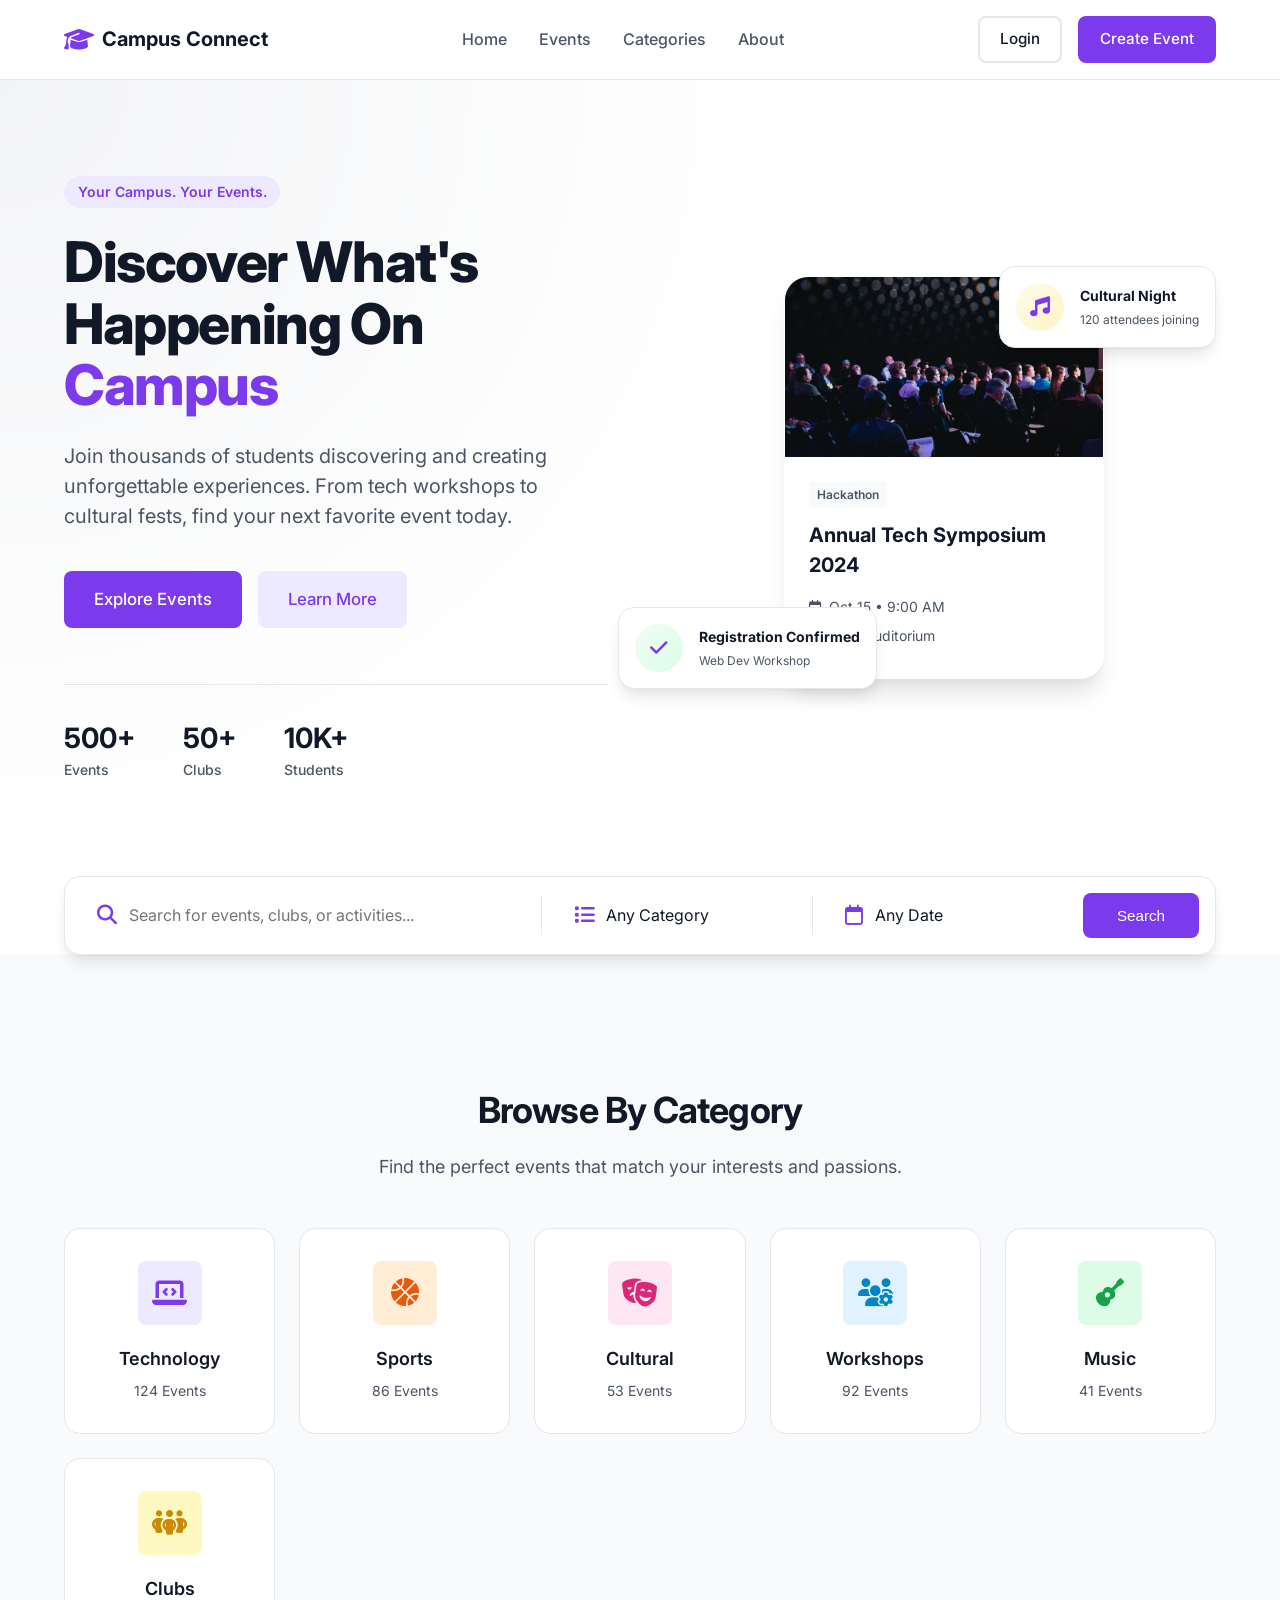
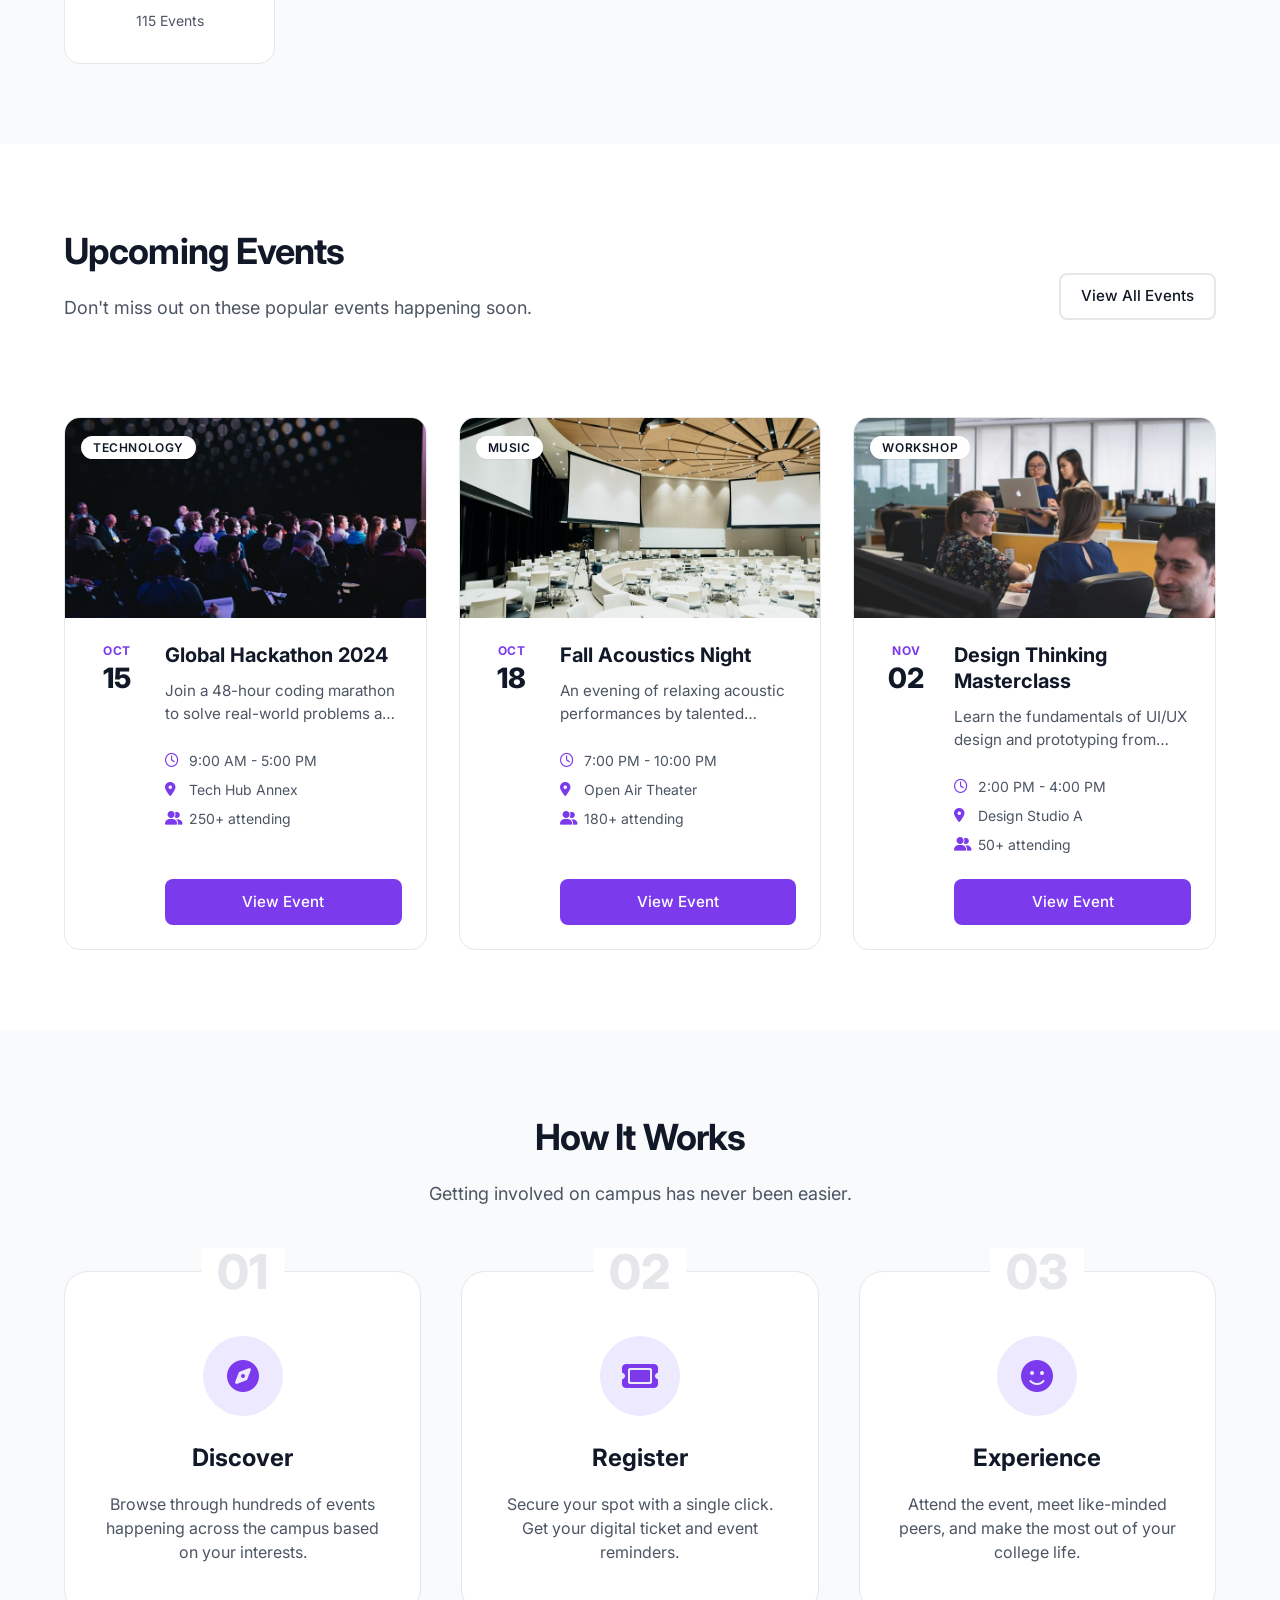
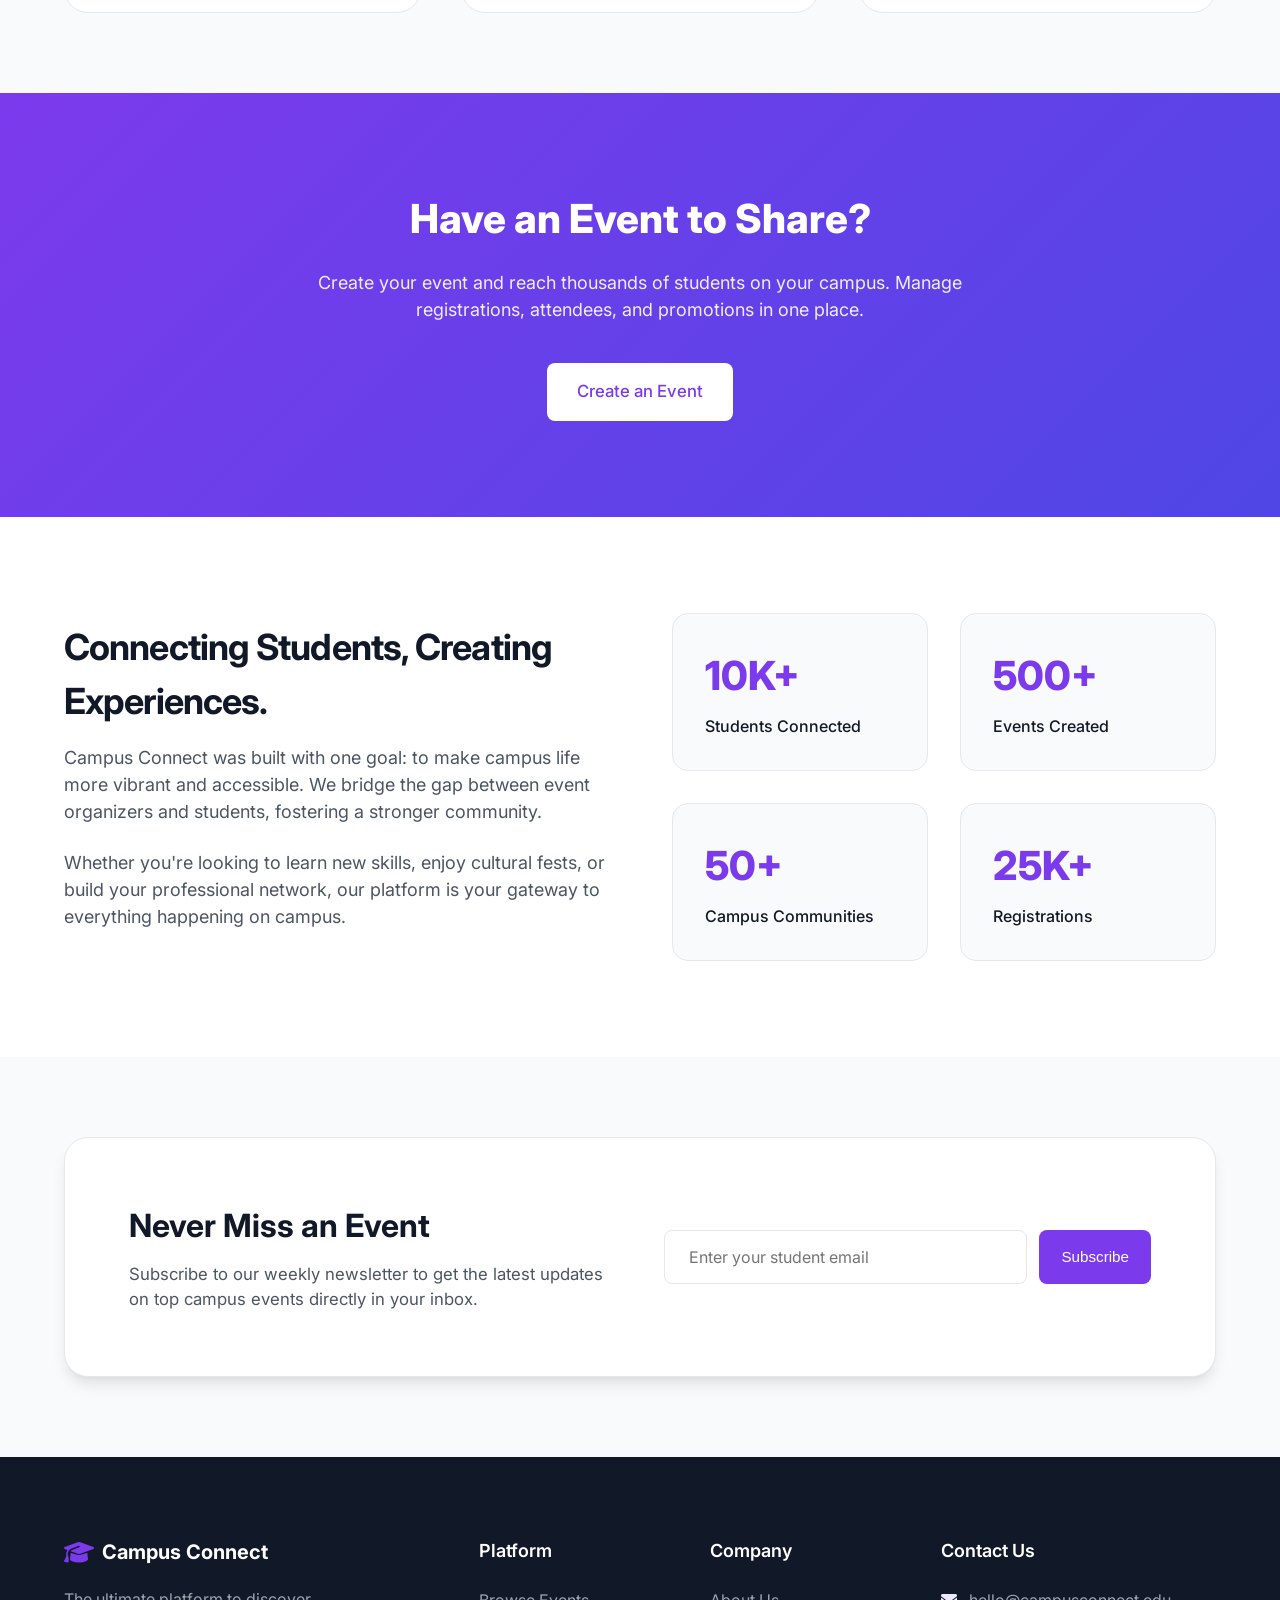
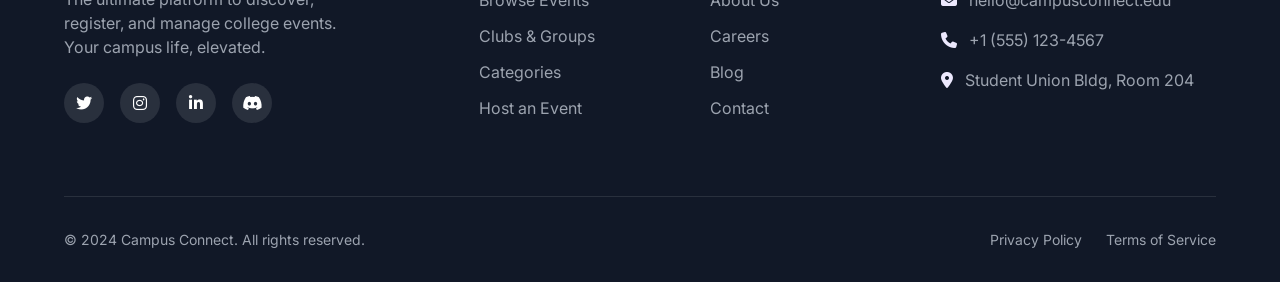
<file: index.html>
<!DOCTYPE html>
<html lang="en">
<head>
    <meta charset="UTF-8">
    <meta name="viewport" content="width=device-width, initial-scale=1.0">
    <title>Campus Connect | Discover College Events</title>
    <!-- Google Fonts: Inter -->
    <link rel="preconnect" href="https://fonts.googleapis.com">
    <link rel="preconnect" href="https://fonts.gstatic.com" crossorigin>
    <link href="https://fonts.googleapis.com/css2?family=Inter:wght@300;400;500;600;700;800&display=swap" rel="stylesheet">
    <!-- FontAwesome for Icons -->
    <link rel="stylesheet" href="https://cdnjs.cloudflare.com/ajax/libs/font-awesome/6.4.0/css/all.min.css">
    <!-- Stylesheet -->
    <link rel="stylesheet" href="style.css">
</head>
<body>

    <!-- 1. HEADER / NAVBAR -->
    <header class="navbar">
        <div class="container navbar-container">
            <a href="#" class="logo">
                <i class="fa-solid fa-graduation-cap"></i> Campus Connect
            </a>
            
            <nav class="nav-links">
                <a href="#home">Home</a>
                <a href="#events">Events</a>
                <a href="#categories">Categories</a>
                <a href="#about">About</a>
            </nav>

            <div class="nav-actions">
                <a href="login.html" class="btn btn-outline">Login</a>
                <a href="create-event.html" class="btn btn-primary">Create Event</a>
            </div>

            <button class="mobile-menu-btn">
                <i class="fa-solid fa-bars"></i>
            </button>
        </div>
    </header>

    <!-- 2. HERO SECTION -->
    <section id="home" class="hero">
        <div class="container hero-container">
            <div class="hero-content">
                <span class="badge">Your Campus. Your Events.</span>
                <h1 class="hero-title">
                    Discover What's Happening On <span class="highlight">Campus</span>
                </h1>
                <p class="hero-description">
                    Join thousands of students discovering and creating unforgettable experiences. From tech workshops to cultural fests, find your next favorite event today.
                </p>
                <div class="hero-buttons">
                    <a href="#events" class="btn btn-primary btn-large">Explore Events</a>
                    <a href="#about" class="btn btn-secondary btn-large">Learn More</a>
                </div>
                <div class="hero-stats">
                    <div class="stat-item">
                        <span class="stat-number">500+</span>
                        <span class="stat-label">Events</span>
                    </div>
                    <div class="stat-item">
                        <span class="stat-number">50+</span>
                        <span class="stat-label">Clubs</span>
                    </div>
                    <div class="stat-item">
                        <span class="stat-number">10K+</span>
                        <span class="stat-label">Students</span>
                    </div>
                </div>
            </div>
            
            <div class="hero-visuals">
                <!-- Abstract visual representation of a preview card with gradients instead of external image -->
                <div class="hero-card main-card">
                    <div class="card-image-placeholder">
                        <img src="event1.jpg" alt="Tech Symposium" class="cover-img">
                    </div>
                    <div class="card-content">
                        <span class="card-badge">Hackathon</span>
                        <h3>Annual Tech Symposium 2024</h3>
                        <p class="card-meta"><i class="fa-regular fa-calendar"></i> Oct 15 • 9:00 AM</p>
                        <p class="card-meta"><i class="fa-solid fa-location-dot"></i> Main Auditorium</p>
                    </div>
                </div>
                
                <div class="floating-card float-1">
                    <div class="float-icon gradient-2"><i class="fa-solid fa-music"></i></div>
                    <div class="float-text">
                        <strong>Cultural Night</strong>
                        <span>120 attendees joining</span>
                    </div>
                </div>

                <div class="floating-card float-2">
                    <div class="float-icon gradient-3"><i class="fa-solid fa-check"></i></div>
                    <div class="float-text">
                        <strong>Registration Confirmed</strong>
                        <span>Web Dev Workshop</span>
                    </div>
                </div>
            </div>
        </div>
    </section>

    <!-- 3. SEARCH SECTION -->
    <section class="search-section">
        <div class="container">
            <div class="search-panel">
                <div class="search-input-group">
                    <i class="fa-solid fa-magnifying-glass search-icon"></i>
                    <input type="text" placeholder="Search for events, clubs, or activities..." class="search-input">
                </div>
                <div class="search-divider"></div>
                <div class="search-select-group">
                    <i class="fa-solid fa-list select-icon"></i>
                    <select class="search-select">
                        <option value="">Any Category</option>
                        <option value="tech">Technology</option>
                        <option value="sports">Sports</option>
                        <option value="cultural">Cultural</option>
                    </select>
                </div>
                <div class="search-divider"></div>
                <div class="search-select-group">
                    <i class="fa-regular fa-calendar select-icon"></i>
                    <select class="search-select">
                        <option value="">Any Date</option>
                        <option value="today">Today</option>
                        <option value="tomorrow">Tomorrow</option>
                        <option value="weekend">This Weekend</option>
                    </select>
                </div>
                <button class="btn btn-primary search-btn">Search</button>
            </div>
        </div>
    </section>

    <!-- 4. CATEGORY SECTION -->
    <section id="categories" class="categories bg-light">
        <div class="container">
            <div class="section-header text-center">
                <h2 class="section-title">Browse By Category</h2>
                <p class="section-description">Find the perfect events that match your interests and passions.</p>
            </div>
            
            <div class="category-grid">
                <a href="#" class="category-card">
                    <div class="category-icon text-purple bg-purple-light">
                        <i class="fa-solid fa-laptop-code"></i>
                    </div>
                    <h3 class="category-name">Technology</h3>
                    <p class="category-count">124 Events</p>
                </a>
                
                <a href="#" class="category-card">
                    <div class="category-icon text-orange bg-orange-light">
                        <i class="fa-solid fa-basketball"></i>
                    </div>
                    <h3 class="category-name">Sports</h3>
                    <p class="category-count">86 Events</p>
                </a>
                
                <a href="#" class="category-card">
                    <div class="category-icon text-pink bg-pink-light">
                        <i class="fa-solid fa-masks-theater"></i>
                    </div>
                    <h3 class="category-name">Cultural</h3>
                    <p class="category-count">53 Events</p>
                </a>
                
                <a href="#" class="category-card">
                    <div class="category-icon text-blue bg-blue-light">
                        <i class="fa-solid fa-users-gear"></i>
                    </div>
                    <h3 class="category-name">Workshops</h3>
                    <p class="category-count">92 Events</p>
                </a>
                
                <a href="#" class="category-card">
                    <div class="category-icon text-green bg-green-light">
                        <i class="fa-solid fa-guitar"></i>
                    </div>
                    <h3 class="category-name">Music</h3>
                    <p class="category-count">41 Events</p>
                </a>
                
                <a href="#" class="category-card">
                    <div class="category-icon text-yellow bg-yellow-light">
                        <i class="fa-solid fa-people-group"></i>
                    </div>
                    <h3 class="category-name">Clubs</h3>
                    <p class="category-count">115 Events</p>
                </a>
            </div>
        </div>
    </section>

    <!-- 5. UPCOMING EVENTS -->
    <section id="events" class="events">
        <div class="container">
            <div class="section-header flex-between">
                <div>
                    <h2 class="section-title">Upcoming Events</h2>
                    <p class="section-description">Don't miss out on these popular events happening soon.</p>
                </div>
                <a href="#" class="btn btn-outline d-desktop">View All Events</a>
            </div>

            <div class="event-grid">
                <!-- Event 1 -->
                <div class="event-card">
                    <div class="event-image">
                        <img src="event1.jpg" alt="Global Hackathon 2024" class="cover-img">
                        <div class="event-badges">
                            <span class="badge-category bg-white">Technology</span>
                        </div>
                    </div>
                    <div class="event-details">
                        <div class="event-date">
                            <span class="date-month">OCT</span>
                            <span class="date-day">15</span>
                        </div>
                        <div class="event-info">
                            <h3 class="event-title">Global Hackathon 2024</h3>
                            <p class="event-excerpt">Join a 48-hour coding marathon to solve real-world problems and win amazing prizes.</p>
                            <div class="event-meta">
                                <span><i class="fa-regular fa-clock"></i> 9:00 AM - 5:00 PM</span>
                                <span><i class="fa-solid fa-location-dot"></i> Tech Hub Annex</span>
                                <span><i class="fa-solid fa-user-group"></i> 250+ attending</span>
                            </div>
                            <div class="event-actions">
                                <a href="#" class="btn btn-primary btn-full">View Event</a>
                            </div>
                        </div>
                    </div>
                </div>

                <!-- Event 2 -->
                <div class="event-card">
                    <div class="event-image">
                        <img src="event2.jpg" alt="Fall Acoustics Night" class="cover-img">
                        <div class="event-badges">
                            <span class="badge-category bg-white">Music</span>
                        </div>
                    </div>
                    <div class="event-details">
                        <div class="event-date">
                            <span class="date-month">OCT</span>
                            <span class="date-day">18</span>
                        </div>
                        <div class="event-info">
                            <h3 class="event-title">Fall Acoustics Night</h3>
                            <p class="event-excerpt">An evening of relaxing acoustic performances by talented student artists on campus.</p>
                            <div class="event-meta">
                                <span><i class="fa-regular fa-clock"></i> 7:00 PM - 10:00 PM</span>
                                <span><i class="fa-solid fa-location-dot"></i> Open Air Theater</span>
                                <span><i class="fa-solid fa-user-group"></i> 180+ attending</span>
                            </div>
                            <div class="event-actions">
                                <a href="#" class="btn btn-primary btn-full">View Event</a>
                            </div>
                        </div>
                    </div>
                </div>

                <!-- Event 3 -->
                <div class="event-card">
                    <div class="event-image">
                        <img src="event3.jpg" alt="Design Thinking Masterclass" class="cover-img">
                        <div class="event-badges">
                            <span class="badge-category bg-white">Workshop</span>
                        </div>
                    </div>
                    <div class="event-details">
                        <div class="event-date">
                            <span class="date-month">NOV</span>
                            <span class="date-day">02</span>
                        </div>
                        <div class="event-info">
                            <h3 class="event-title">Design Thinking Masterclass</h3>
                            <p class="event-excerpt">Learn the fundamentals of UI/UX design and prototyping from industry professionals.</p>
                            <div class="event-meta">
                                <span><i class="fa-regular fa-clock"></i> 2:00 PM - 4:00 PM</span>
                                <span><i class="fa-solid fa-location-dot"></i> Design Studio A</span>
                                <span><i class="fa-solid fa-user-group"></i> 50+ attending</span>
                            </div>
                            <div class="event-actions">
                                <a href="#" class="btn btn-primary btn-full">View Event</a>
                            </div>
                        </div>
                    </div>
                </div>
            </div>
            
            <div class="text-center mt-mobile">
                <a href="#" class="btn btn-outline d-mobile-inline">View All Events</a>
            </div>
        </div>
    </section>

    <!-- 6. HOW IT WORKS -->
    <section class="how-it-works bg-light">
        <div class="container">
            <div class="section-header text-center">
                <h2 class="section-title">How It Works</h2>
                <p class="section-description">Getting involved on campus has never been easier.</p>
            </div>

            <div class="steps-grid">
                <div class="step-card">
                    <div class="step-number">01</div>
                    <div class="step-icon">
                        <i class="fa-solid fa-compass"></i>
                    </div>
                    <h3 class="step-title">Discover</h3>
                    <p class="step-desc">Browse through hundreds of events happening across the campus based on your interests.</p>
                </div>

                <div class="step-card">
                    <div class="step-number">02</div>
                    <div class="step-icon">
                        <i class="fa-solid fa-ticket"></i>
                    </div>
                    <h3 class="step-title">Register</h3>
                    <p class="step-desc">Secure your spot with a single click. Get your digital ticket and event reminders.</p>
                </div>

                <div class="step-card">
                    <div class="step-number">03</div>
                    <div class="step-icon">
                        <i class="fa-solid fa-face-smile"></i>
                    </div>
                    <h3 class="step-title">Experience</h3>
                    <p class="step-desc">Attend the event, meet like-minded peers, and make the most out of your college life.</p>
                </div>
            </div>
        </div>
    </section>

    <!-- 7. ORGANIZER CTA -->
    <section class="cta-section">
        <div class="container">
            <div class="cta-content">
                <h2 class="cta-title">Have an Event to Share?</h2>
                <p class="cta-description">Create your event and reach thousands of students on your campus. Manage registrations, attendees, and promotions in one place.</p>
                <a href="create-event.html" class="btn btn-white btn-large">Create an Event</a>
            </div>
        </div>
    </section>

    <!-- 8. ABOUT SECTION -->
    <section id="about" class="about">
        <div class="container">
            <div class="about-grid">
                <div class="about-text">
                    <h2 class="section-title">Connecting Students, Creating Experiences.</h2>
                    <p class="about-description">Campus Connect was built with one goal: to make campus life more vibrant and accessible. We bridge the gap between event organizers and students, fostering a stronger community.</p>
                    <p class="about-description">Whether you're looking to learn new skills, enjoy cultural fests, or build your professional network, our platform is your gateway to everything happening on campus.</p>
                </div>
                <div class="about-stats-grid">
                    <div class="about-stat">
                        <h4 class="stat-h4">10K+</h4>
                        <p>Students Connected</p>
                    </div>
                    <div class="about-stat">
                        <h4 class="stat-h4">500+</h4>
                        <p>Events Created</p>
                    </div>
                    <div class="about-stat">
                        <h4 class="stat-h4">50+</h4>
                        <p>Campus Communities</p>
                    </div>
                    <div class="about-stat">
                        <h4 class="stat-h4">25K+</h4>
                        <p>Registrations</p>
                    </div>
                </div>
            </div>
        </div>
    </section>

    <!-- 9. NEWSLETTER -->
    <section class="newsletter bg-light">
        <div class="container">
            <div class="newsletter-box">
                <div class="newsletter-text">
                    <h2 class="newsletter-title">Never Miss an Event</h2>
                    <p class="newsletter-description">Subscribe to our weekly newsletter to get the latest updates on top campus events directly in your inbox.</p>
                </div>
                <form class="newsletter-form">
                    <input type="email" placeholder="Enter your student email" required class="newsletter-input">
                    <button type="submit" class="btn btn-primary">Subscribe</button>
                </form>
            </div>
        </div>
    </section>

    <!-- 10. FOOTER -->
    <footer class="footer">
        <div class="container">
            <div class="footer-grid">
                <div class="footer-brand">
                    <a href="#" class="logo footer-logo">
                        <i class="fa-solid fa-graduation-cap"></i> Campus Connect
                    </a>
                    <p class="footer-desc">The ultimate platform to discover, register, and manage college events. Your campus life, elevated.</p>
                    <div class="social-links">
                        <a href="#"><i class="fa-brands fa-twitter"></i></a>
                        <a href="#"><i class="fa-brands fa-instagram"></i></a>
                        <a href="#"><i class="fa-brands fa-linkedin-in"></i></a>
                        <a href="#"><i class="fa-brands fa-discord"></i></a>
                    </div>
                </div>
                
                <div class="footer-links">
                    <h4 class="footer-title">Platform</h4>
                    <ul>
                        <li><a href="#">Browse Events</a></li>
                        <li><a href="#">Clubs & Groups</a></li>
                        <li><a href="#">Categories</a></li>
                        <li><a href="#">Host an Event</a></li>
                    </ul>
                </div>
                
                <div class="footer-links">
                    <h4 class="footer-title">Company</h4>
                    <ul>
                        <li><a href="#">About Us</a></li>
                        <li><a href="#">Careers</a></li>
                        <li><a href="#">Blog</a></li>
                        <li><a href="#">Contact</a></li>
                    </ul>
                </div>

                <div class="footer-contact">
                    <h4 class="footer-title">Contact Us</h4>
                    <ul>
                        <li><i class="fa-solid fa-envelope"></i> hello@campusconnect.edu</li>
                        <li><i class="fa-solid fa-phone"></i> +1 (555) 123-4567</li>
                        <li><i class="fa-solid fa-location-dot"></i> Student Union Bldg, Room 204</li>
                    </ul>
                </div>
            </div>
            
            <div class="footer-bottom">
                <p>&copy; 2024 Campus Connect. All rights reserved.</p>
                <div class="footer-legal">
                    <a href="#">Privacy Policy</a>
                    <a href="#">Terms of Service</a>
                </div>
            </div>
        </div>
    </footer>

</body>
</html>
</file>
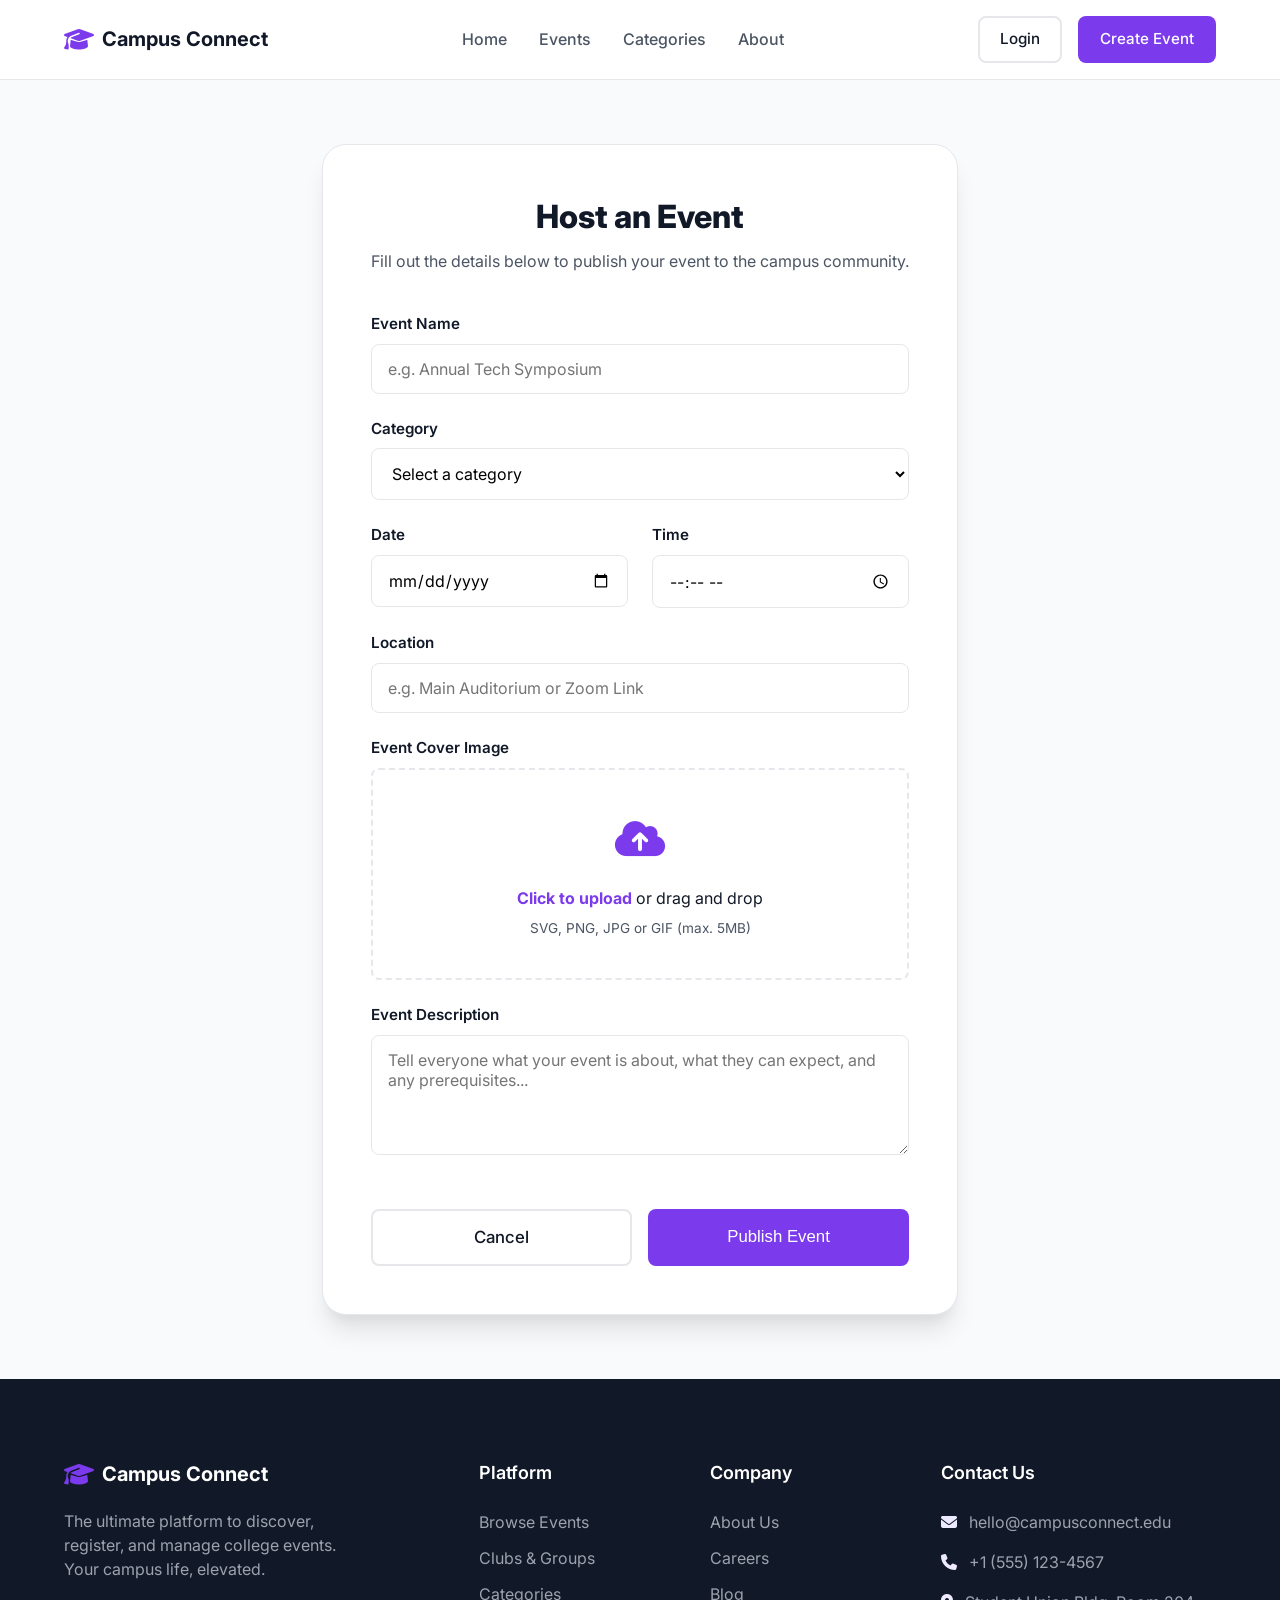
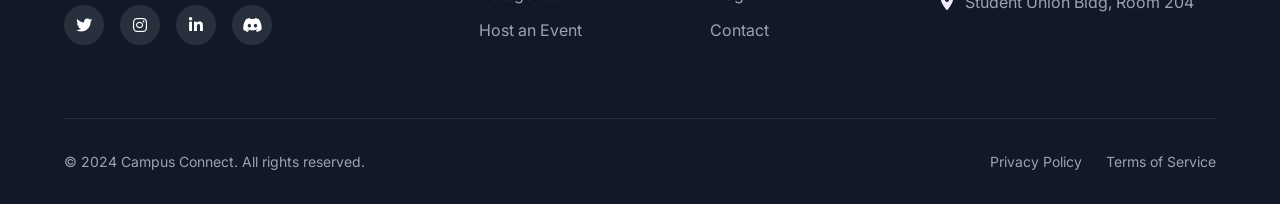
<file: create-event.html>
<!DOCTYPE html>
<html lang="en">
<head>
    <meta charset="UTF-8">
    <meta name="viewport" content="width=device-width, initial-scale=1.0">
    <title>Create Event | Campus Connect</title>
    <!-- Google Fonts: Inter -->
    <link rel="preconnect" href="https://fonts.googleapis.com">
    <link rel="preconnect" href="https://fonts.gstatic.com" crossorigin>
    <link href="https://fonts.googleapis.com/css2?family=Inter:wght@300;400;500;600;700;800&display=swap" rel="stylesheet">
    <!-- FontAwesome for Icons -->
    <link rel="stylesheet" href="https://cdnjs.cloudflare.com/ajax/libs/font-awesome/6.4.0/css/all.min.css">
    <!-- Stylesheet -->
    <link rel="stylesheet" href="style.css">
</head>
<body>

    <!-- 1. HEADER / NAVBAR -->
    <header class="navbar">
        <div class="container navbar-container">
            <a href="index.html" class="logo">
                <i class="fa-solid fa-graduation-cap"></i> Campus Connect
            </a>
            
            <nav class="nav-links">
                <a href="index.html#home">Home</a>
                <a href="index.html#events">Events</a>
                <a href="index.html#categories">Categories</a>
                <a href="index.html#about">About</a>
            </nav>

            <div class="nav-actions">
                <a href="login.html" class="btn btn-outline">Login</a>
                <a href="create-event.html" class="btn btn-primary">Create Event</a>
            </div>

            <button class="mobile-menu-btn">
                <i class="fa-solid fa-bars"></i>
            </button>
        </div>
    </header>

    <!-- PAGE CONTENT -->
    <main class="page-wrapper">
        <div class="container" style="display: flex; justify-content: center;">
            <div class="auth-card form-card">
                <div class="auth-header">
                    <h1 class="auth-title">Host an Event</h1>
                    <p class="auth-desc">Fill out the details below to publish your event to the campus community.</p>
                </div>

                <form>
                    <div class="form-group">
                        <label class="form-label">Event Name</label>
                        <input type="text" class="form-control" placeholder="e.g. Annual Tech Symposium" required>
                    </div>

                    <div class="form-group">
                        <label class="form-label">Category</label>
                        <select class="form-control" required>
                            <option value="">Select a category</option>
                            <option value="technology">Technology</option>
                            <option value="sports">Sports</option>
                            <option value="cultural">Cultural</option>
                            <option value="workshop">Workshop</option>
                            <option value="music">Music</option>
                            <option value="clubs">Clubs & Societies</option>
                        </select>
                    </div>

                    <div class="form-grid">
                        <div class="form-group">
                            <label class="form-label">Date</label>
                            <input type="date" class="form-control" required>
                        </div>
                        <div class="form-group">
                            <label class="form-label">Time</label>
                            <input type="time" class="form-control" required>
                        </div>
                    </div>

                    <div class="form-group">
                        <label class="form-label">Location</label>
                        <input type="text" class="form-control" placeholder="e.g. Main Auditorium or Zoom Link" required>
                    </div>

                    <div class="form-group">
                        <label class="form-label">Event Cover Image</label>
                        <div class="file-upload-wrapper">
                            <input type="file" id="eventImage" class="file-upload-input" accept="image/*">
                            <label for="eventImage" class="file-upload-label">
                                <div class="upload-icon text-purple"><i class="fa-solid fa-cloud-arrow-up"></i></div>
                                <div class="upload-text"><strong>Click to upload</strong> or drag and drop</div>
                                <div class="upload-hint">SVG, PNG, JPG or GIF (max. 5MB)</div>
                            </label>
                        </div>
                    </div>

                    <div class="form-group">
                        <label class="form-label">Event Description</label>
                        <textarea class="form-control" placeholder="Tell everyone what your event is about, what they can expect, and any prerequisites..." required></textarea>
                    </div>

                    <div style="display: flex; gap: 1rem; margin-top: 3rem;">
                        <a href="index.html" class="btn btn-outline btn-large" style="flex: 1; text-align: center;">Cancel</a>
                        <button type="submit" class="btn btn-primary btn-large" style="flex: 1;">Publish Event</button>
                    </div>
                </form>
            </div>
        </div>
    </main>

    <!-- FOOTER -->
    <footer class="footer">
        <div class="container">
            <div class="footer-grid">
                <div class="footer-brand">
                    <a href="index.html" class="logo footer-logo">
                        <i class="fa-solid fa-graduation-cap"></i> Campus Connect
                    </a>
                    <p class="footer-desc">The ultimate platform to discover, register, and manage college events. Your campus life, elevated.</p>
                    <div class="social-links">
                        <a href="#"><i class="fa-brands fa-twitter"></i></a>
                        <a href="#"><i class="fa-brands fa-instagram"></i></a>
                        <a href="#"><i class="fa-brands fa-linkedin-in"></i></a>
                        <a href="#"><i class="fa-brands fa-discord"></i></a>
                    </div>
                </div>
                
                <div class="footer-links">
                    <h4 class="footer-title">Platform</h4>
                    <ul>
                        <li><a href="index.html#events">Browse Events</a></li>
                        <li><a href="#">Clubs & Groups</a></li>
                        <li><a href="index.html#categories">Categories</a></li>
                        <li><a href="create-event.html">Host an Event</a></li>
                    </ul>
                </div>
                
                <div class="footer-links">
                    <h4 class="footer-title">Company</h4>
                    <ul>
                        <li><a href="index.html#about">About Us</a></li>
                        <li><a href="#">Careers</a></li>
                        <li><a href="#">Blog</a></li>
                        <li><a href="#">Contact</a></li>
                    </ul>
                </div>

                <div class="footer-contact">
                    <h4 class="footer-title">Contact Us</h4>
                    <ul>
                        <li><i class="fa-solid fa-envelope"></i> hello@campusconnect.edu</li>
                        <li><i class="fa-solid fa-phone"></i> +1 (555) 123-4567</li>
                        <li><i class="fa-solid fa-location-dot"></i> Student Union Bldg, Room 204</li>
                    </ul>
                </div>
            </div>
            
            <div class="footer-bottom">
                <p>&copy; 2024 Campus Connect. All rights reserved.</p>
                <div class="footer-legal">
                    <a href="#">Privacy Policy</a>
                    <a href="#">Terms of Service</a>
                </div>
            </div>
        </div>
    </footer>

</body>
</html>
</file>
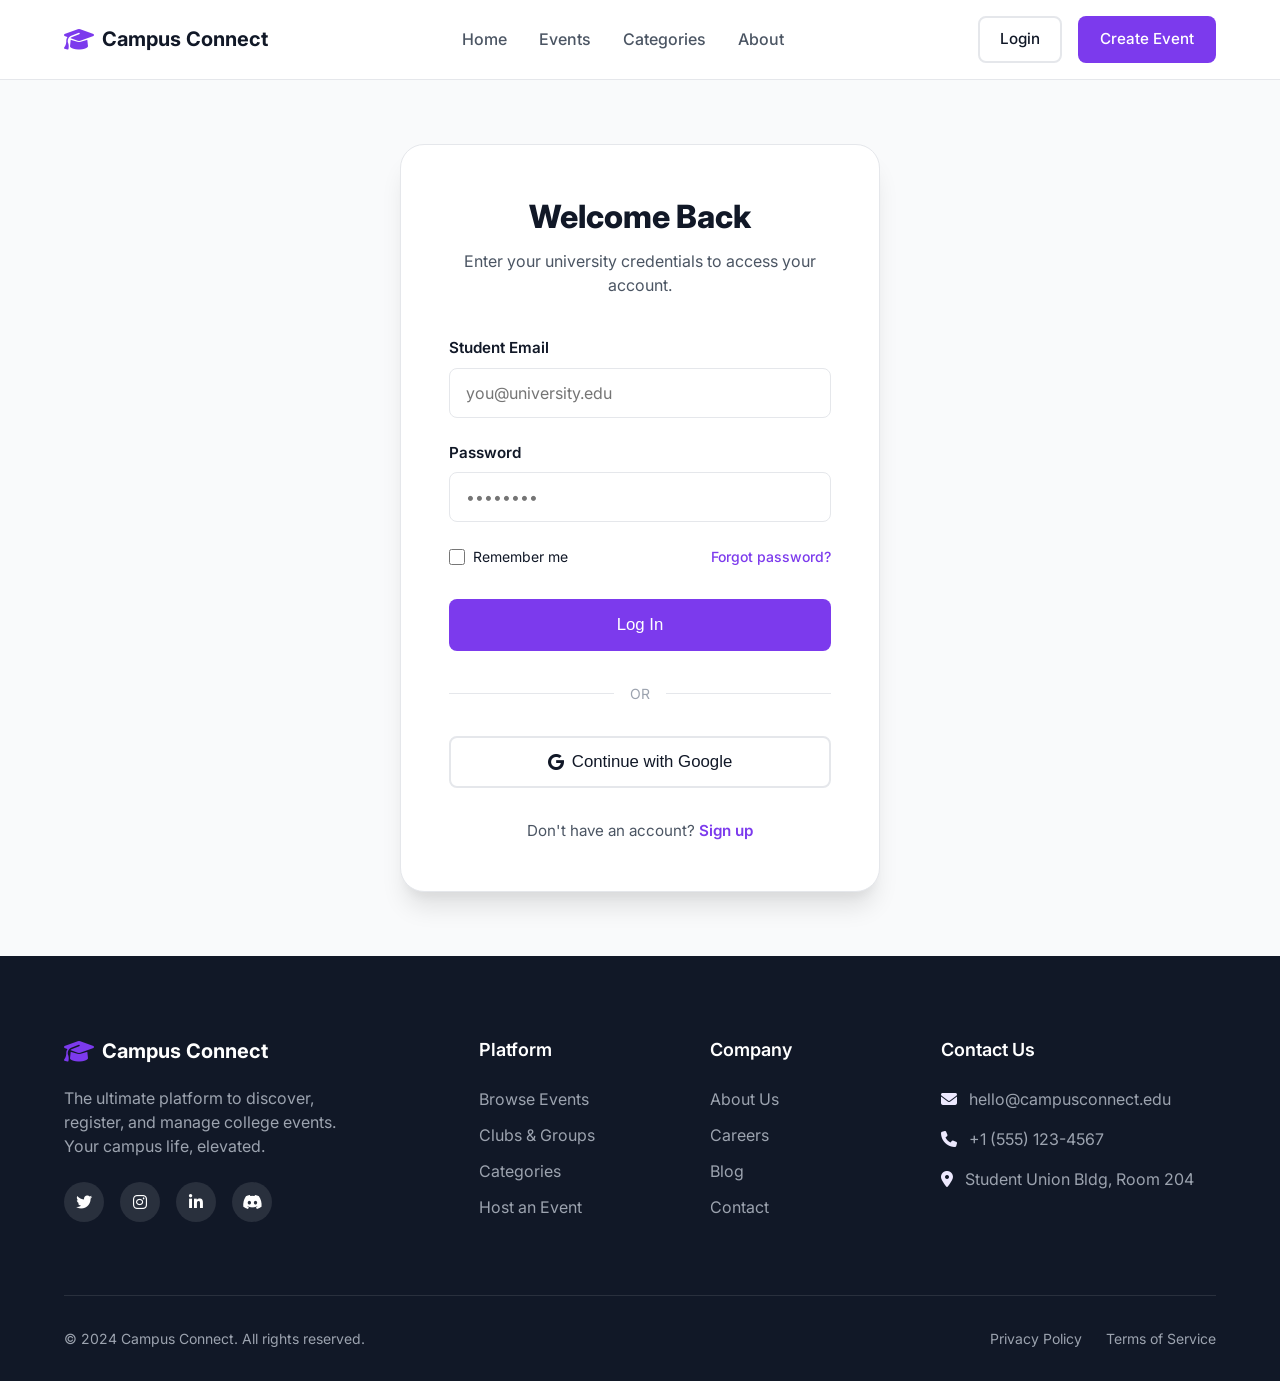
<file: login.html>
<!DOCTYPE html>
<html lang="en">
<head>
    <meta charset="UTF-8">
    <meta name="viewport" content="width=device-width, initial-scale=1.0">
    <title>Login | Campus Connect</title>
    <!-- Google Fonts: Inter -->
    <link rel="preconnect" href="https://fonts.googleapis.com">
    <link rel="preconnect" href="https://fonts.gstatic.com" crossorigin>
    <link href="https://fonts.googleapis.com/css2?family=Inter:wght@300;400;500;600;700;800&display=swap" rel="stylesheet">
    <!-- FontAwesome for Icons -->
    <link rel="stylesheet" href="https://cdnjs.cloudflare.com/ajax/libs/font-awesome/6.4.0/css/all.min.css">
    <!-- Stylesheet -->
    <link rel="stylesheet" href="style.css">
</head>
<body>

    <!-- 1. HEADER / NAVBAR -->
    <header class="navbar">
        <div class="container navbar-container">
            <a href="index.html" class="logo">
                <i class="fa-solid fa-graduation-cap"></i> Campus Connect
            </a>
            
            <nav class="nav-links">
                <a href="index.html#home">Home</a>
                <a href="index.html#events">Events</a>
                <a href="index.html#categories">Categories</a>
                <a href="index.html#about">About</a>
            </nav>

            <div class="nav-actions">
                <a href="login.html" class="btn btn-outline">Login</a>
                <a href="create-event.html" class="btn btn-primary">Create Event</a>
            </div>

            <button class="mobile-menu-btn">
                <i class="fa-solid fa-bars"></i>
            </button>
        </div>
    </header>

    <!-- PAGE CONTENT -->
    <main class="page-wrapper">
        <div class="container" style="display: flex; justify-content: center;">
            <div class="auth-card">
                <div class="auth-header">
                    <h1 class="auth-title">Welcome Back</h1>
                    <p class="auth-desc">Enter your university credentials to access your account.</p>
                </div>

                <form>
                    <div class="form-group">
                        <label class="form-label">Student Email</label>
                        <input type="email" class="form-control" placeholder="you@university.edu" required>
                    </div>

                    <div class="form-group">
                        <label class="form-label">Password</label>
                        <input type="password" class="form-control" placeholder="••••••••" required>
                    </div>

                    <div class="form-options">
                        <label style="display: flex; align-items: center; gap: 0.5rem; cursor: pointer;">
                            <input type="checkbox" style="width: 1rem; height: 1rem; accent-color: var(--primary);"> Remember me
                        </label>
                        <a href="#" class="forgot-link">Forgot password?</a>
                    </div>

                    <button type="submit" class="btn btn-primary btn-full btn-large">Log In</button>

                    <div class="auth-divider">
                        <span>OR</span>
                    </div>

                    <button type="button" class="btn btn-outline btn-full btn-large" style="display: flex; justify-content: center; gap: 0.5rem;">
                        <i class="fa-brands fa-google"></i> Continue with Google
                    </button>
                </form>

                <div class="form-footer">
                    Don't have an account? <a href="#">Sign up</a>
                </div>
            </div>
        </div>
    </main>

    <!-- FOOTER -->
    <footer class="footer">
        <div class="container">
            <div class="footer-grid">
                <div class="footer-brand">
                    <a href="index.html" class="logo footer-logo">
                        <i class="fa-solid fa-graduation-cap"></i> Campus Connect
                    </a>
                    <p class="footer-desc">The ultimate platform to discover, register, and manage college events. Your campus life, elevated.</p>
                    <div class="social-links">
                        <a href="#"><i class="fa-brands fa-twitter"></i></a>
                        <a href="#"><i class="fa-brands fa-instagram"></i></a>
                        <a href="#"><i class="fa-brands fa-linkedin-in"></i></a>
                        <a href="#"><i class="fa-brands fa-discord"></i></a>
                    </div>
                </div>
                
                <div class="footer-links">
                    <h4 class="footer-title">Platform</h4>
                    <ul>
                        <li><a href="index.html#events">Browse Events</a></li>
                        <li><a href="#">Clubs & Groups</a></li>
                        <li><a href="index.html#categories">Categories</a></li>
                        <li><a href="create-event.html">Host an Event</a></li>
                    </ul>
                </div>
                
                <div class="footer-links">
                    <h4 class="footer-title">Company</h4>
                    <ul>
                        <li><a href="index.html#about">About Us</a></li>
                        <li><a href="#">Careers</a></li>
                        <li><a href="#">Blog</a></li>
                        <li><a href="#">Contact</a></li>
                    </ul>
                </div>

                <div class="footer-contact">
                    <h4 class="footer-title">Contact Us</h4>
                    <ul>
                        <li><i class="fa-solid fa-envelope"></i> hello@campusconnect.edu</li>
                        <li><i class="fa-solid fa-phone"></i> +1 (555) 123-4567</li>
                        <li><i class="fa-solid fa-location-dot"></i> Student Union Bldg, Room 204</li>
                    </ul>
                </div>
            </div>
            
            <div class="footer-bottom">
                <p>&copy; 2024 Campus Connect. All rights reserved.</p>
                <div class="footer-legal">
                    <a href="#">Privacy Policy</a>
                    <a href="#">Terms of Service</a>
                </div>
            </div>
        </div>
    </footer>

</body>
</html>
</file>
<file: style.css>
/* ==========================================================================
   CSS VARIABLES & DESIGN TOKENS
   ========================================================================== */
:root {
    /* Colors */
    --primary: #7c3aed; /* Modern Purple */
    --primary-hover: #6d28d9;
    --primary-light: #ede9fe;
    
    --text-main: #111827; /* Dark Gray for text */
    --text-muted: #4b5563; /* Medium Gray for descriptions */
    --text-light: #9ca3af;
    
    --bg-main: #ffffff;
    --bg-light: #f9fafb; /* Light Gray for sections */
    
    --border: #e5e7eb;
    
    /* Semantic Colors for Categories */
    --orange-light: #ffedd5;
    --orange: #ea580c;
    --pink-light: #fce7f3;
    --pink: #db2777;
    --blue-light: #e0f2fe;
    --blue: #0284c7;
    --green-light: #dcfce7;
    --green: #16a34a;
    --yellow-light: #fef9c3;
    --yellow: #ca8a04;
    
    /* Gradients */
    --gradient-primary: linear-gradient(135deg, #7c3aed 0%, #4f46e5 100%);
    --gradient-card-1: linear-gradient(135deg, #fdf4ff 0%, #f3e8ff 100%);
    --gradient-card-2: linear-gradient(135deg, #fffbeb 0%, #fef3c7 100%);
    --gradient-card-3: linear-gradient(135deg, #f0fdf4 0%, #dcfce7 100%);
    --gradient-img-1: linear-gradient(45deg, #c4b5fd 0%, #a78bfa 100%);
    --gradient-img-2: linear-gradient(45deg, #fbcfe8 0%, #f472b6 100%);
    --gradient-img-3: linear-gradient(45deg, #bae6fd 0%, #7dd3fc 100%);

    /* Shadows (Soft & Modern) */
    --shadow-sm: 0 1px 2px 0 rgb(0 0 0 / 0.05);
    --shadow-md: 0 4px 6px -1px rgb(0 0 0 / 0.1), 0 2px 4px -2px rgb(0 0 0 / 0.05);
    --shadow-lg: 0 10px 15px -3px rgb(0 0 0 / 0.1), 0 4px 6px -4px rgb(0 0 0 / 0.05);
    --shadow-xl: 0 20px 25px -5px rgb(0 0 0 / 0.1), 0 10px 10px -5px rgb(0 0 0 / 0.04);
    
    /* Border Radius */
    --radius-sm: 0.375rem;
    --radius-md: 0.5rem;
    --radius-lg: 1rem;
    --radius-xl: 1.5rem;
    
    /* Transitions */
    --transition: all 0.3s cubic-bezier(0.4, 0, 0.2, 1);
}

/* ==========================================================================
   RESET & BASE STYLES
   ========================================================================== */
* {
    margin: 0;
    padding: 0;
    box-sizing: border-box;
}

html {
    font-family: 'Inter', -apple-system, BlinkMacSystemFont, "Segoe UI", Roboto, sans-serif;
    scroll-behavior: smooth;
    color: var(--text-main);
    line-height: 1.5;
    background-color: var(--bg-main);
}

body {
    overflow-x: hidden;
}

a {
    text-decoration: none;
    color: inherit;
    transition: var(--transition);
}

ul {
    list-style: none;
}

img {
    max-width: 100%;
    height: auto;
    display: block;
}

/* ==========================================================================
   UTILITY CLASSES
   ========================================================================== */
.container {
    max-width: 1200px;
    margin: 0 auto;
    padding: 0 1.5rem;
}

.bg-light {
    background-color: var(--bg-light);
}

.text-center {
    text-align: center;
}

.text-purple { color: var(--primary); }
.bg-purple-light { background-color: var(--primary-light); }
.text-orange { color: var(--orange); }
.bg-orange-light { background-color: var(--orange-light); }
.text-pink { color: var(--pink); }
.bg-pink-light { background-color: var(--pink-light); }
.text-blue { color: var(--blue); }
.bg-blue-light { background-color: var(--blue-light); }
.text-green { color: var(--green); }
.bg-green-light { background-color: var(--green-light); }
.text-yellow { color: var(--yellow); }
.bg-yellow-light { background-color: var(--yellow-light); }

.highlight {
    color: var(--primary);
}

.flex-between {
    display: flex;
    justify-content: space-between;
    align-items: center;
}

/* Typography */
.section-title {
    font-size: 2.25rem;
    font-weight: 700;
    margin-bottom: 1rem;
    letter-spacing: -0.025em;
}

.section-description {
    font-size: 1.125rem;
    color: var(--text-muted);
    max-width: 600px;
    margin: 0 auto 3rem auto;
}

.section-header:not(.text-center) .section-description {
    margin-left: 0;
    margin-right: 0;
}

/* Buttons */
.btn {
    display: inline-flex;
    align-items: center;
    justify-content: center;
    padding: 0.625rem 1.25rem;
    font-size: 0.95rem;
    font-weight: 500;
    border-radius: var(--radius-md);
    cursor: pointer;
    transition: var(--transition);
    border: 2px solid transparent;
}

.btn-large {
    padding: 0.875rem 1.75rem;
    font-size: 1.05rem;
}

.btn-full {
    width: 100%;
}

.btn-primary {
    background-color: var(--primary);
    color: white;
}

.btn-primary:hover {
    background-color: var(--primary-hover);
    box-shadow: var(--shadow-md);
    transform: translateY(-2px);
}

.btn-secondary {
    background-color: var(--primary-light);
    color: var(--primary);
}

.btn-secondary:hover {
    background-color: #d8b4fe; /* Slightly darker light purple */
    transform: translateY(-2px);
}

.btn-outline {
    background-color: transparent;
    border-color: var(--border);
    color: var(--text-main);
}

.btn-outline:hover {
    border-color: var(--primary);
    color: var(--primary);
}

.btn-white {
    background-color: white;
    color: var(--primary);
}

.btn-white:hover {
    background-color: var(--bg-light);
    transform: translateY(-2px);
}

/* Badges */
.badge {
    display: inline-block;
    padding: 0.35rem 0.85rem;
    background-color: var(--primary-light);
    color: var(--primary);
    font-size: 0.875rem;
    font-weight: 600;
    border-radius: 2rem;
    margin-bottom: 1.5rem;
}

.badge-category {
    padding: 0.25rem 0.75rem;
    font-size: 0.75rem;
    font-weight: 600;
    border-radius: 1rem;
    text-transform: uppercase;
    letter-spacing: 0.05em;
    color: var(--text-main);
}
.badge-category.bg-white {
    background-color: white;
    box-shadow: var(--shadow-sm);
}

/* ==========================================================================
   HEADER / NAVBAR
   ========================================================================== */
.navbar {
    position: sticky;
    top: 0;
    left: 0;
    right: 0;
    background-color: rgba(255, 255, 255, 0.95);
    backdrop-filter: blur(10px);
    border-bottom: 1px solid var(--border);
    z-index: 1000;
    padding: 1rem 0;
}

.navbar-container {
    display: flex;
    justify-content: space-between;
    align-items: center;
}

.logo {
    font-size: 1.25rem;
    font-weight: 700;
    color: var(--text-main);
    display: flex;
    align-items: center;
    gap: 0.5rem;
}

.logo i {
    color: var(--primary);
    font-size: 1.5rem;
}

.nav-links {
    display: flex;
    gap: 2rem;
}

.nav-links a {
    color: var(--text-muted);
    font-weight: 500;
}

.nav-links a:hover {
    color: var(--primary);
}

.nav-actions {
    display: flex;
    gap: 1rem;
    align-items: center;
}

.mobile-menu-btn {
    display: none;
    background: none;
    border: none;
    font-size: 1.5rem;
    color: var(--text-main);
    cursor: pointer;
}

/* ==========================================================================
   HERO SECTION
   ========================================================================== */
.hero {
    padding: 6rem 0 10rem 0;
    background: radial-gradient(circle at top left, #f3f4f6 0%, #ffffff 50%);
    position: relative;
    overflow: hidden;
}

.hero-container {
    display: grid;
    grid-template-columns: 1fr 1fr;
    gap: 4rem;
    align-items: center;
}

.hero-title {
    font-size: 3.5rem;
    font-weight: 800;
    line-height: 1.1;
    margin-bottom: 1.5rem;
    letter-spacing: -0.025em;
}

.hero-description {
    font-size: 1.25rem;
    color: var(--text-muted);
    margin-bottom: 2.5rem;
    max-width: 90%;
}

.hero-buttons {
    display: flex;
    gap: 1rem;
    margin-bottom: 3.5rem;
}

.hero-stats {
    display: flex;
    gap: 3rem;
    border-top: 1px solid var(--border);
    padding-top: 2rem;
}

.stat-item {
    display: flex;
    flex-direction: column;
}

.stat-number {
    font-size: 1.75rem;
    font-weight: 700;
    color: var(--text-main);
}

.stat-label {
    font-size: 0.875rem;
    color: var(--text-muted);
    font-weight: 500;
}

/* Hero Visuals (Gradients and Cards instead of images) */
.hero-visuals {
    position: relative;
    height: 100%;
    min-height: 500px;
    display: flex;
    align-items: center;
    justify-content: center;
}

.hero-card.main-card {
    background: white;
    border-radius: var(--radius-xl);
    box-shadow: var(--shadow-xl);
    width: 320px;
    overflow: hidden;
    position: relative;
    z-index: 2;
    animation: float-main 6s ease-in-out infinite;
    border: 1px solid rgba(255,255,255,0.2);
}

.card-image-placeholder {
    height: 180px;
    width: 100%;
    position: relative;
}
.gradient-1 { background: var(--gradient-primary); }
.gradient-2 { background: var(--gradient-card-2); }
.gradient-3 { background: var(--gradient-card-3); }

.card-content {
    padding: 1.5rem;
}

.card-badge {
    background: var(--bg-light);
    padding: 0.25rem 0.5rem;
    border-radius: 0.25rem;
    font-size: 0.75rem;
    font-weight: 600;
    color: var(--text-muted);
    margin-bottom: 0.75rem;
    display: inline-block;
}

.card-content h3 {
    font-size: 1.25rem;
    margin-bottom: 1rem;
}

.card-meta {
    font-size: 0.875rem;
    color: var(--text-muted);
    margin-bottom: 0.5rem;
    display: flex;
    align-items: center;
    gap: 0.5rem;
}

.floating-card {
    position: absolute;
    background: white;
    padding: 1rem;
    border-radius: var(--radius-lg);
    box-shadow: var(--shadow-lg);
    display: flex;
    align-items: center;
    gap: 1rem;
    z-index: 3;
    border: 1px solid var(--border);
}

.float-1 {
    top: 15%;
    right: 0;
    animation: float 5s ease-in-out infinite;
}

.float-2 {
    bottom: 15%;
    left: -10%;
    animation: float 7s ease-in-out infinite reverse;
}

.float-icon {
    width: 3rem;
    height: 3rem;
    border-radius: 50%;
    display: flex;
    align-items: center;
    justify-content: center;
    font-size: 1.25rem;
}
.float-icon i { color: var(--primary); }

.float-text strong {
    display: block;
    font-size: 0.875rem;
}
.float-text span {
    font-size: 0.75rem;
    color: var(--text-muted);
}

@keyframes float-main {
    0%, 100% { transform: translateY(0); }
    50% { transform: translateY(-15px); }
}
@keyframes float {
    0%, 100% { transform: translateY(0); }
    50% { transform: translateY(-10px); }
}

/* ==========================================================================
   SEARCH SECTION
   ========================================================================== */
.search-section {
    position: relative;
    margin-top: -4rem; /* Pull up over hero */
    z-index: 10;
}

.search-panel {
    background: white;
    border-radius: var(--radius-lg);
    box-shadow: var(--shadow-lg);
    padding: 1rem;
    display: flex;
    align-items: center;
    border: 1px solid var(--border);
    gap: 1rem;
}

.search-input-group, .search-select-group {
    display: flex;
    align-items: center;
    gap: 0.75rem;
    padding: 0.5rem 1rem;
}

.search-input-group {
    flex: 2;
}

.search-select-group {
    flex: 1;
}

.search-icon, .select-icon {
    color: var(--primary);
    font-size: 1.25rem;
}

.search-input {
    border: none;
    outline: none;
    width: 100%;
    font-size: 1rem;
    font-family: inherit;
    color: var(--text-main);
}

.search-select {
    border: none;
    outline: none;
    width: 100%;
    font-size: 1rem;
    font-family: inherit;
    color: var(--text-main);
    background: transparent;
    cursor: pointer;
    appearance: none;
}

.search-divider {
    width: 1px;
    height: 2.5rem;
    background-color: var(--border);
}

.search-btn {
    padding: 0.75rem 2rem;
}

/* ==========================================================================
   CATEGORY SECTION
   ========================================================================== */
.categories {
    padding: 8rem 0 5rem 0;
}

.category-grid {
    display: grid;
    grid-template-columns: repeat(auto-fill, minmax(180px, 1fr));
    gap: 1.5rem;
}

.category-card {
    background: white;
    border: 1px solid var(--border);
    border-radius: var(--radius-lg);
    padding: 2rem 1.5rem;
    text-align: center;
    transition: var(--transition);
}

.category-card:hover {
    transform: translateY(-5px);
    box-shadow: var(--shadow-md);
    border-color: var(--primary-light);
}

.category-icon {
    width: 4rem;
    height: 4rem;
    border-radius: var(--radius-md);
    display: flex;
    align-items: center;
    justify-content: center;
    font-size: 1.75rem;
    margin: 0 auto 1.25rem auto;
    transition: var(--transition);
}

.category-card:hover .category-icon {
    transform: scale(1.1);
}

.category-name {
    font-size: 1.125rem;
    font-weight: 600;
    margin-bottom: 0.5rem;
}

.category-count {
    font-size: 0.875rem;
    color: var(--text-muted);
}

/* ==========================================================================
   UPCOMING EVENTS SECTION
   ========================================================================== */
.events {
    padding: 5rem 0;
}

.event-grid {
    display: grid;
    grid-template-columns: repeat(3, 1fr);
    gap: 2rem;
    margin-top: 3rem;
}

.event-card {
    background: white;
    border-radius: var(--radius-lg);
    border: 1px solid var(--border);
    overflow: hidden;
    transition: var(--transition);
    display: flex;
    flex-direction: column;
}

.event-card:hover {
    transform: translateY(-8px);
    box-shadow: var(--shadow-xl);
}

.event-image {
    height: 200px;
    width: 100%;
    position: relative;
    padding: 1rem;
    overflow: hidden;
}

.cover-img {
    position: absolute;
    top: 0;
    left: 0;
    width: 100%;
    height: 100%;
    object-fit: cover;
    z-index: 0;
}

.gradient-img-1 { background: var(--gradient-img-1); }
.gradient-img-2 { background: var(--gradient-img-2); }
.gradient-img-3 { background: var(--gradient-img-3); }

.event-badges {
    position: absolute;
    top: 1rem;
    left: 1rem;
    z-index: 2;
}

.event-details {
    padding: 1.5rem;
    display: flex;
    gap: 1.25rem;
    flex: 1;
}

.event-date {
    display: flex;
    flex-direction: column;
    align-items: center;
    text-align: center;
    min-width: 3.5rem;
}

.date-month {
    font-size: 0.75rem;
    font-weight: 700;
    color: var(--primary);
    text-transform: uppercase;
    letter-spacing: 0.05em;
}

.date-day {
    font-size: 1.75rem;
    font-weight: 800;
    line-height: 1;
    margin-top: 0.25rem;
    color: var(--text-main);
}

.event-info {
    flex: 1;
    display: flex;
    flex-direction: column;
}

.event-title {
    font-size: 1.25rem;
    font-weight: 700;
    margin-bottom: 0.75rem;
    line-height: 1.3;
}

.event-excerpt {
    font-size: 0.95rem;
    color: var(--text-muted);
    margin-bottom: 1.5rem;
    display: -webkit-box;
    -webkit-line-clamp: 2;
    -webkit-box-orient: vertical;
    overflow: hidden;
}

.event-meta {
    display: flex;
    flex-direction: column;
    gap: 0.5rem;
    font-size: 0.875rem;
    color: var(--text-muted);
    margin-bottom: 1.5rem;
}

.event-meta span {
    display: flex;
    align-items: center;
    gap: 0.5rem;
}

.event-meta i {
    width: 1rem;
    color: var(--primary);
}

.event-actions {
    margin-top: auto;
}

.d-mobile-inline {
    display: none;
}

/* ==========================================================================
   HOW IT WORKS SECTION
   ========================================================================== */
.how-it-works {
    padding: 5rem 0;
}

.steps-grid {
    display: grid;
    grid-template-columns: repeat(3, 1fr);
    gap: 2.5rem;
    margin-top: 4rem;
}

.step-card {
    text-align: center;
    position: relative;
    background: white;
    padding: 3rem 2rem;
    border-radius: var(--radius-xl);
    border: 1px solid var(--border);
    transition: var(--transition);
}

.step-card:hover {
    box-shadow: var(--shadow-lg);
    border-color: var(--primary-light);
}

.step-number {
    position: absolute;
    top: -1.5rem;
    left: 50%;
    transform: translateX(-50%);
    background: white;
    color: var(--border);
    font-size: 3rem;
    font-weight: 800;
    line-height: 1;
    padding: 0 1rem;
    z-index: 1;
}

.step-card:hover .step-number {
    color: var(--primary-light);
}

.step-icon {
    width: 5rem;
    height: 5rem;
    background: var(--primary-light);
    color: var(--primary);
    border-radius: 50%;
    display: flex;
    align-items: center;
    justify-content: center;
    font-size: 2rem;
    margin: 1rem auto 1.5rem auto;
}

.step-title {
    font-size: 1.5rem;
    font-weight: 700;
    margin-bottom: 1rem;
}

.step-desc {
    color: var(--text-muted);
}

/* ==========================================================================
   ORGANIZER CTA SECTION
   ========================================================================== */
.cta-section {
    padding: 6rem 0;
    background: var(--gradient-primary);
    color: white;
    text-align: center;
}

.cta-content {
    max-width: 700px;
    margin: 0 auto;
}

.cta-title {
    font-size: 2.5rem;
    font-weight: 800;
    margin-bottom: 1.25rem;
}

.cta-description {
    font-size: 1.125rem;
    opacity: 0.9;
    margin-bottom: 2.5rem;
}

/* ==========================================================================
   ABOUT SECTION
   ========================================================================== */
.about {
    padding: 6rem 0;
}

.about-grid {
    display: grid;
    grid-template-columns: 1fr 1fr;
    gap: 4rem;
    align-items: center;
}

.about-description {
    font-size: 1.125rem;
    color: var(--text-muted);
    margin-bottom: 1.5rem;
}

.about-stats-grid {
    display: grid;
    grid-template-columns: 1fr 1fr;
    gap: 2rem;
}

.about-stat {
    background: var(--bg-light);
    padding: 2rem;
    border-radius: var(--radius-lg);
    border: 1px solid var(--border);
    transition: var(--transition);
}

.about-stat:hover {
    background: white;
    box-shadow: var(--shadow-md);
    border-color: var(--primary-light);
}

.stat-h4 {
    font-size: 2.5rem;
    font-weight: 800;
    color: var(--primary);
    margin-bottom: 0.5rem;
}

.about-stat p {
    font-size: 1rem;
    font-weight: 500;
    color: var(--text-main);
}

/* ==========================================================================
   NEWSLETTER SECTION
   ========================================================================== */
.newsletter {
    padding: 5rem 0;
}

.newsletter-box {
    background: white;
    border-radius: var(--radius-xl);
    padding: 4rem;
    box-shadow: var(--shadow-lg);
    display: flex;
    justify-content: space-between;
    align-items: center;
    gap: 3rem;
    border: 1px solid var(--border);
}

.newsletter-text {
    flex: 1;
}

.newsletter-title {
    font-size: 2rem;
    font-weight: 700;
    margin-bottom: 0.75rem;
}

.newsletter-description {
    color: var(--text-muted);
    font-size: 1.05rem;
}

.newsletter-form {
    flex: 1;
    display: flex;
    gap: 0.75rem;
}

.newsletter-input {
    flex: 1;
    padding: 1rem 1.5rem;
    border: 1px solid var(--border);
    border-radius: var(--radius-md);
    font-size: 1rem;
    font-family: inherit;
    outline: none;
    transition: var(--transition);
}

.newsletter-input:focus {
    border-color: var(--primary);
    box-shadow: 0 0 0 3px var(--primary-light);
}

/* ==========================================================================
   FOOTER
   ========================================================================== */
.footer {
    background-color: var(--text-main);
    color: white;
    padding: 5rem 0 2rem 0;
}

.footer-grid {
    display: grid;
    grid-template-columns: 2fr 1fr 1fr 1.5fr;
    gap: 3rem;
    margin-bottom: 4rem;
}

.footer-logo {
    color: white;
    margin-bottom: 1.25rem;
    display: inline-flex;
}

.footer-desc {
    color: var(--text-light);
    margin-bottom: 1.5rem;
    max-width: 300px;
}

.social-links {
    display: flex;
    gap: 1rem;
}

.social-links a {
    display: flex;
    align-items: center;
    justify-content: center;
    width: 2.5rem;
    height: 2.5rem;
    background: rgba(255,255,255,0.1);
    border-radius: 50%;
    color: white;
}

.social-links a:hover {
    background: var(--primary);
    transform: translateY(-3px);
}

.footer-title {
    font-size: 1.125rem;
    font-weight: 600;
    margin-bottom: 1.5rem;
}

.footer-links ul li {
    margin-bottom: 0.75rem;
}

.footer-links ul li a {
    color: var(--text-light);
}

.footer-links ul li a:hover {
    color: white;
    padding-left: 0.25rem;
}

.footer-contact ul li {
    display: flex;
    align-items: flex-start;
    gap: 0.75rem;
    color: var(--text-light);
    margin-bottom: 1rem;
}

.footer-contact i {
    margin-top: 0.25rem;
    color: var(--primary-light);
}

.footer-bottom {
    display: flex;
    justify-content: space-between;
    align-items: center;
    padding-top: 2rem;
    border-top: 1px solid rgba(255,255,255,0.1);
    color: var(--text-light);
    font-size: 0.875rem;
}

.footer-legal {
    display: flex;
    gap: 1.5rem;
}

.footer-legal a:hover {
    color: white;
}

/* ==========================================================================
   MEDIA QUERIES (RESPONSIVENESS)
   ========================================================================== */

/* Tablet (Max 992px) */
@media (max-width: 992px) {
    .hero-title {
        font-size: 2.75rem;
    }
    
    .hero-container {
        gap: 2rem;
    }
    
    .hero-card.main-card {
        width: 100%;
        max-width: 300px;
    }
    
    .search-panel {
        flex-direction: column;
        padding: 1.5rem;
    }
    
    .search-input-group, .search-select-group {
        width: 100%;
    }
    
    .search-divider {
        width: 100%;
        height: 1px;
    }
    
    .search-btn {
        width: 100%;
    }
    
    .event-grid {
        grid-template-columns: repeat(2, 1fr);
    }
    
    .steps-grid {
        grid-template-columns: 1fr;
        gap: 4rem;
    }
    
    .about-grid {
        grid-template-columns: 1fr;
        gap: 3rem;
    }
    
    .newsletter-box {
        flex-direction: column;
        text-align: center;
        padding: 3rem 2rem;
    }
    
    .newsletter-form {
        width: 100%;
        flex-direction: column;
    }
    
    .footer-grid {
        grid-template-columns: 1fr 1fr;
    }
}

/* Mobile (Max 768px) */
@media (max-width: 768px) {
    .nav-links, .nav-actions {
        display: none;
    }
    
    .mobile-menu-btn {
        display: block;
    }
    
    .hero-container {
        grid-template-columns: 1fr;
        text-align: center;
    }
    
    .hero-description {
        margin: 0 auto 2rem auto;
    }
    
    .hero-buttons {
        justify-content: center;
        flex-direction: column;
    }
    
    .hero-buttons .btn {
        width: 100%;
    }
    
    .hero-stats {
        justify-content: center;
        flex-wrap: wrap;
    }
    
    .hero-visuals {
        min-height: 400px;
    }
    
    .float-1, .float-2 {
        display: none; /* Hide floating cards on small mobile for space */
    }
    
    .event-grid {
        grid-template-columns: 1fr;
    }
    
    .d-desktop {
        display: none;
    }
    
    .d-mobile-inline {
        display: inline-flex;
        margin-top: 2rem;
    }
    
    .mt-mobile {
        margin-top: 2rem;
    }
    
    .footer-grid {
        grid-template-columns: 1fr;
        gap: 2.5rem;
    }
    
    .footer-bottom {
        flex-direction: column;
        gap: 1rem;
        text-align: center;
    }
}

/* ==========================================================================
   AUTH & FORMS
   ========================================================================== */
.page-wrapper {
    padding: 4rem 0;
    min-height: calc(100vh - 80px);
    background-color: var(--bg-light);
    display: flex;
    align-items: center;
    justify-content: center;
}

.auth-card {
    background: white;
    border-radius: var(--radius-xl);
    box-shadow: var(--shadow-xl);
    border: 1px solid var(--border);
    width: 100%;
    max-width: 480px;
    padding: 3rem;
}

.form-card {
    max-width: 800px;
}

.auth-header {
    text-align: center;
    margin-bottom: 2.5rem;
}

.auth-title {
    font-size: 2rem;
    font-weight: 800;
    margin-bottom: 0.5rem;
}

.auth-desc {
    color: var(--text-muted);
}

.form-group {
    margin-bottom: 1.5rem;
}

.form-label {
    display: block;
    font-size: 0.95rem;
    font-weight: 600;
    margin-bottom: 0.5rem;
    color: var(--text-main);
}

.form-control {
    width: 100%;
    padding: 0.875rem 1rem;
    border: 1px solid var(--border);
    border-radius: var(--radius-md);
    font-size: 1rem;
    font-family: inherit;
    transition: var(--transition);
    background-color: var(--bg-main);
}

.form-control:focus {
    outline: none;
    border-color: var(--primary);
    box-shadow: 0 0 0 3px var(--primary-light);
}

textarea.form-control {
    min-height: 120px;
    resize: vertical;
}

.form-options {
    display: flex;
    justify-content: space-between;
    align-items: center;
    margin-bottom: 2rem;
    font-size: 0.875rem;
}

.forgot-link {
    color: var(--primary);
    font-weight: 500;
}

.auth-divider {
    display: flex;
    align-items: center;
    margin: 2rem 0;
    color: var(--text-light);
    font-size: 0.875rem;
}

.auth-divider::before,
.auth-divider::after {
    content: '';
    flex: 1;
    height: 1px;
    background-color: var(--border);
}

.auth-divider span {
    padding: 0 1rem;
}

.form-footer {
    text-align: center;
    margin-top: 2rem;
    font-size: 0.95rem;
    color: var(--text-muted);
}

.form-footer a {
    color: var(--primary);
    font-weight: 600;
}

.form-grid {
    display: grid;
    grid-template-columns: 1fr 1fr;
    gap: 1.5rem;
}

@media (max-width: 768px) {
    .form-grid {
        grid-template-columns: 1fr;
        gap: 0;
    }
    .auth-card {
        padding: 2rem;
    }
}

/* Custom File Upload */
.file-upload-wrapper {
    position: relative;
    width: 100%;
}

.file-upload-input {
    position: absolute;
    width: 0;
    height: 0;
    opacity: 0;
    overflow: hidden;
    z-index: -1;
}

.file-upload-label {
    display: flex;
    flex-direction: column;
    align-items: center;
    justify-content: center;
    padding: 2.5rem 2rem;
    background-color: var(--bg-main);
    border: 2px dashed var(--border);
    border-radius: var(--radius-md);
    cursor: pointer;
    transition: var(--transition);
    text-align: center;
}

.file-upload-label:hover,
.file-upload-input:focus + .file-upload-label {
    border-color: var(--primary);
    background-color: var(--primary-light);
}

.upload-icon {
    font-size: 2.5rem;
    margin-bottom: 1rem;
}

.upload-text {
    font-size: 1rem;
    color: var(--text-main);
    margin-bottom: 0.5rem;
}

.upload-text strong {
    color: var(--primary);
}

.upload-hint {
    font-size: 0.85rem;
    color: var(--text-muted);
}
</file>
